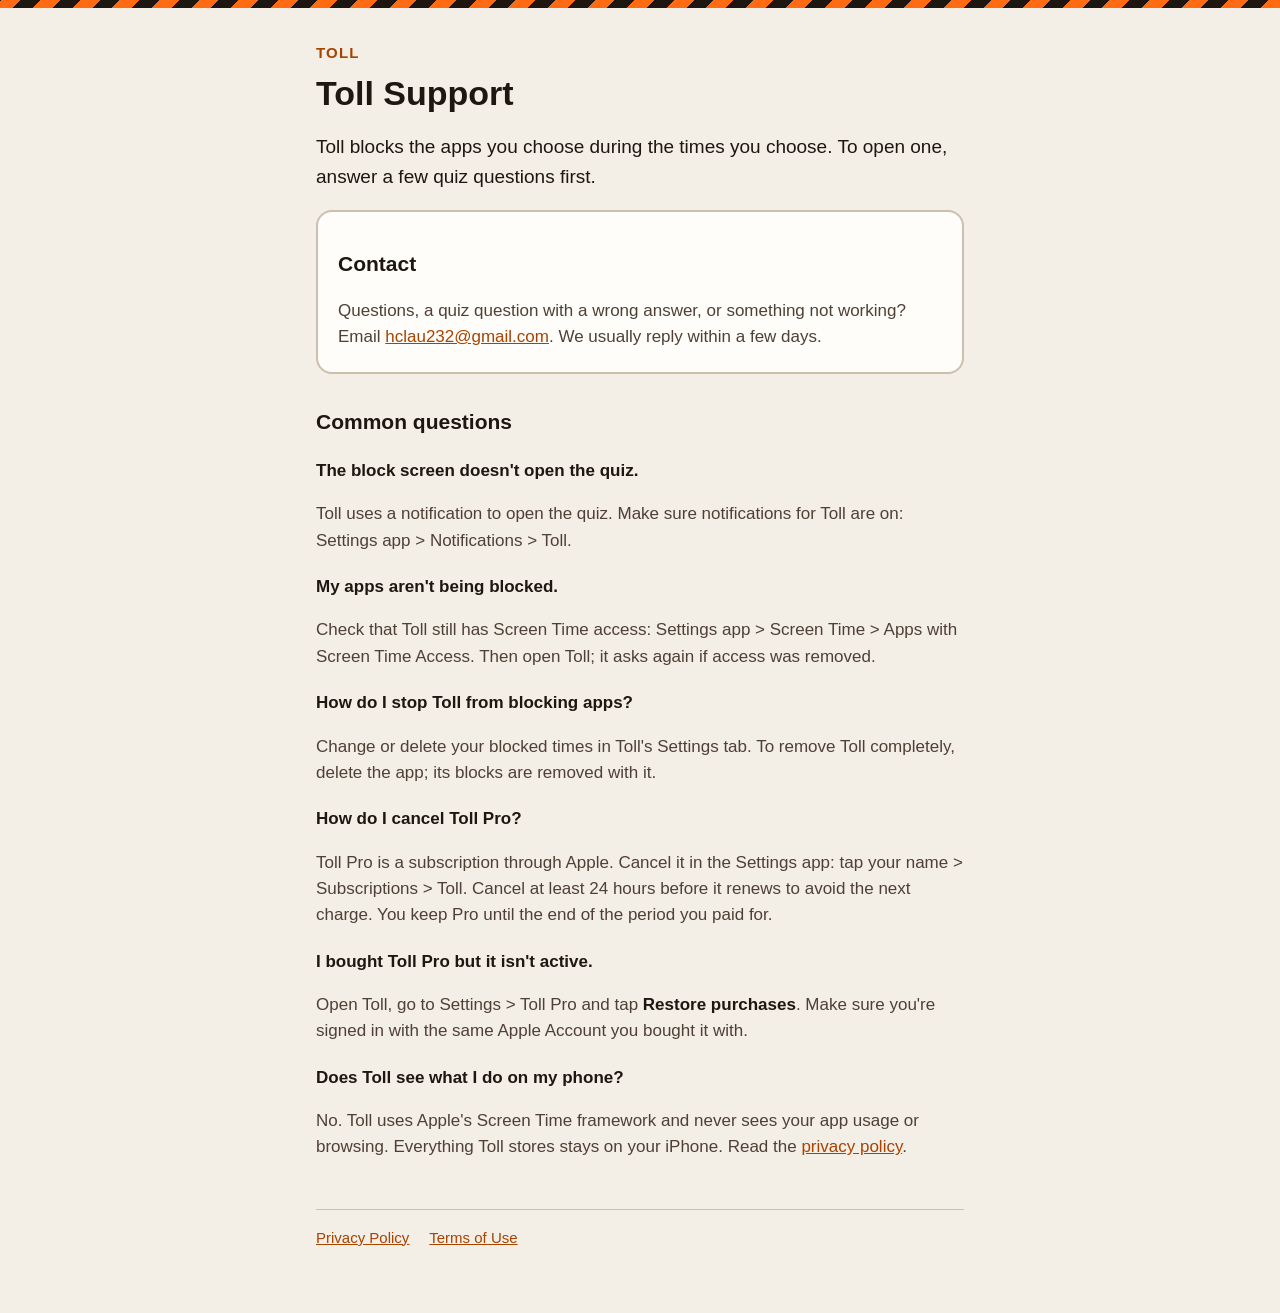
<file: index.html>
<!doctype html>
<html lang="en">
<head>
  <meta charset="utf-8">
  <meta name="viewport" content="width=device-width, initial-scale=1">
  <title>Toll Support</title>
  <meta name="description" content="Help for Toll, the app that blocks your apps until you answer a few quiz questions.">
  <link rel="stylesheet" href="style.css">
</head>
<body>
  <div class="stripe"></div>
  <main>
    <a class="brand" href="./">Toll</a>
    <h1>Toll Support</h1>
    <p class="lede">Toll blocks the apps you choose during the times you choose. To open one, answer a few quiz questions first.</p>

    <div class="card">
      <h2>Contact</h2>
      <p>Questions, a quiz question with a wrong answer, or something not working? Email <a href="mailto:hclau232@gmail.com">hclau232@gmail.com</a>. We usually reply within a few days.</p>
    </div>

    <h2>Common questions</h2>

    <h3>The block screen doesn't open the quiz.</h3>
    <p>Toll uses a notification to open the quiz. Make sure notifications for Toll are on: Settings app &gt; Notifications &gt; Toll.</p>

    <h3>My apps aren't being blocked.</h3>
    <p>Check that Toll still has Screen Time access: Settings app &gt; Screen Time &gt; Apps with Screen Time Access. Then open Toll; it asks again if access was removed.</p>

    <h3>How do I stop Toll from blocking apps?</h3>
    <p>Change or delete your blocked times in Toll's Settings tab. To remove Toll completely, delete the app; its blocks are removed with it.</p>

    <h3>How do I cancel Toll Pro?</h3>
    <p>Toll Pro is a subscription through Apple. Cancel it in the Settings app: tap your name &gt; Subscriptions &gt; Toll. Cancel at least 24 hours before it renews to avoid the next charge. You keep Pro until the end of the period you paid for.</p>

    <h3>I bought Toll Pro but it isn't active.</h3>
    <p>Open Toll, go to Settings &gt; Toll Pro and tap <strong>Restore purchases</strong>. Make sure you're signed in with the same Apple Account you bought it with.</p>

    <h3>Does Toll see what I do on my phone?</h3>
    <p>No. Toll uses Apple's Screen Time framework and never sees your app usage or browsing. Everything Toll stores stays on your iPhone. Read the <a href="privacy/">privacy policy</a>.</p>

    <footer>
      <a href="privacy/">Privacy Policy</a>
      <a href="https://www.apple.com/legal/internet-services/itunes/dev/stdeula/">Terms of Use</a>
    </footer>
  </main>
</body>
</html>
</file>
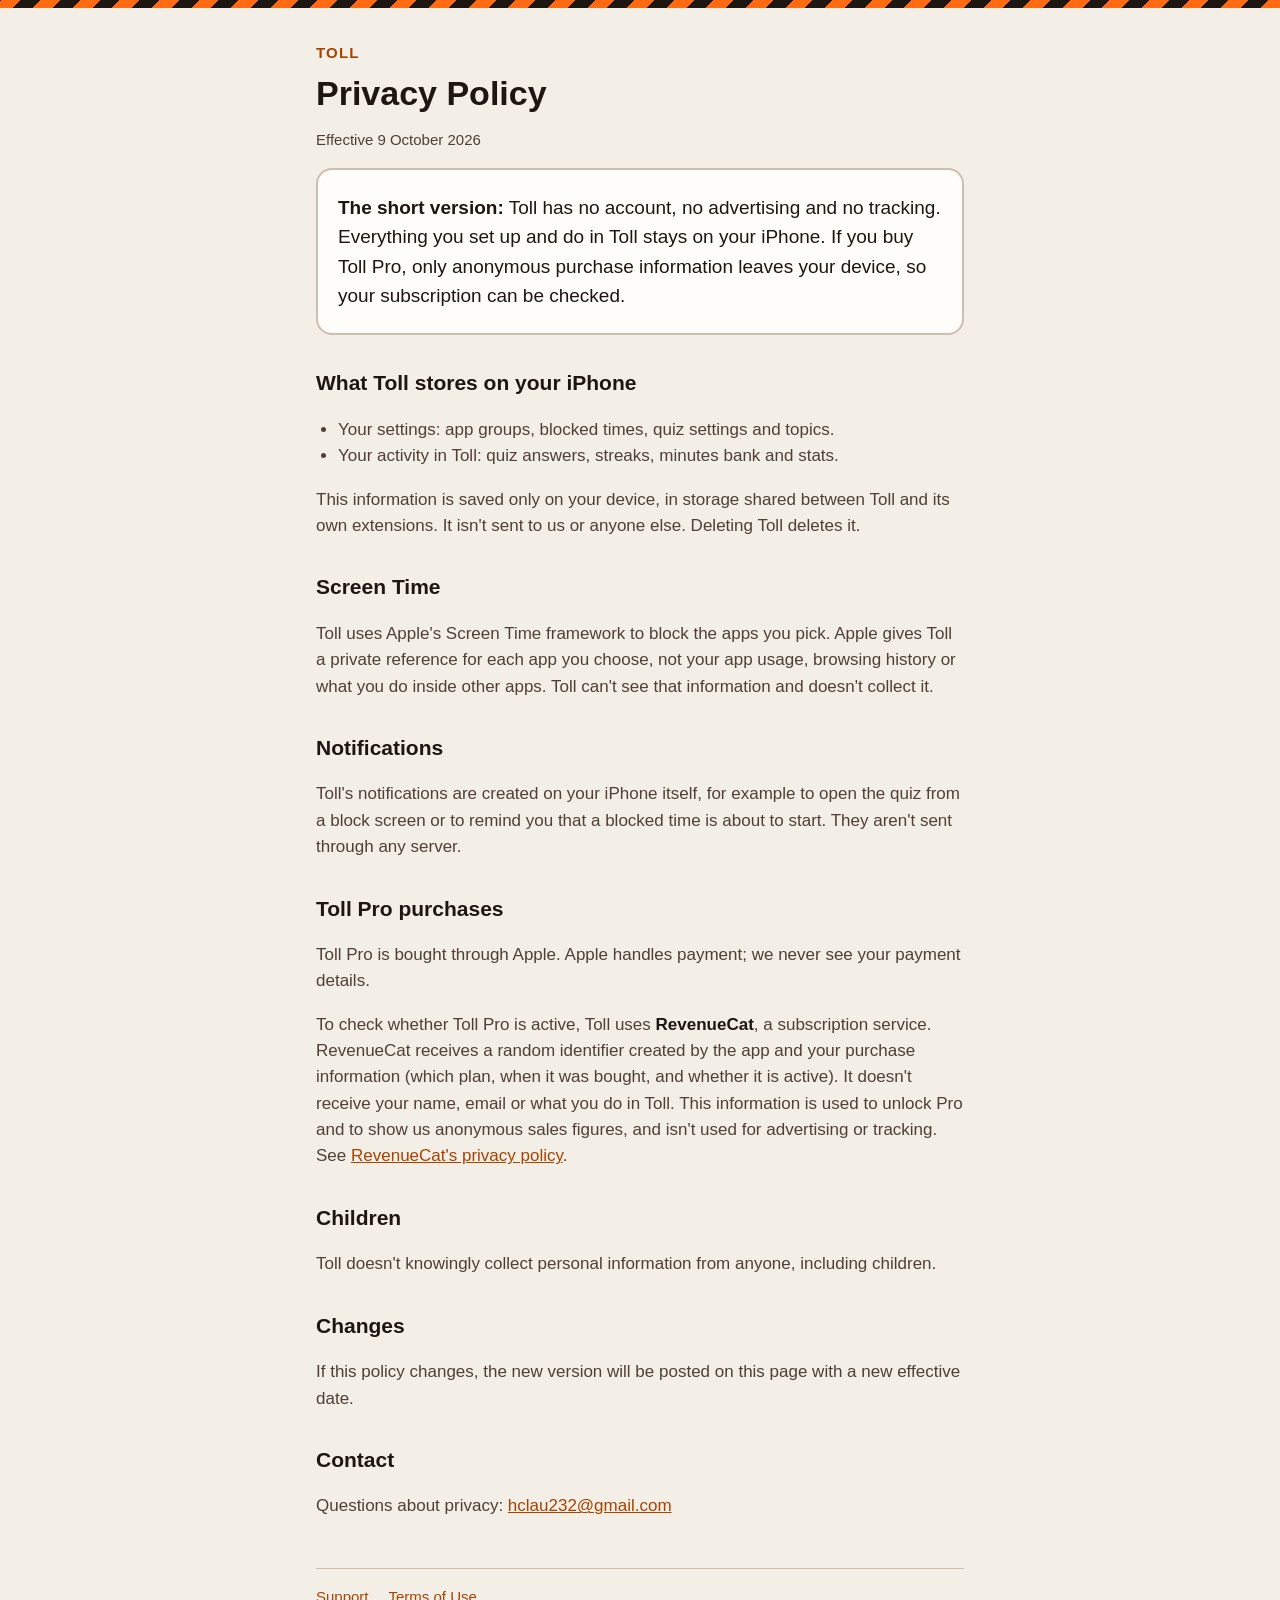
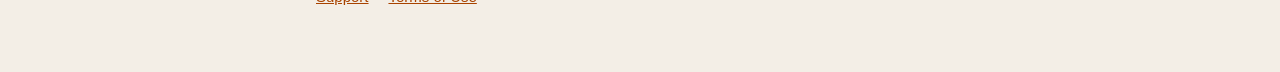
<file: privacy/index.html>
<!doctype html>
<html lang="en">
<head>
  <meta charset="utf-8">
  <meta name="viewport" content="width=device-width, initial-scale=1">
  <title>Toll Privacy Policy</title>
  <meta name="description" content="How Toll handles your information: no account, no ads, no tracking, and everything stays on your iPhone.">
  <link rel="stylesheet" href="../style.css">
</head>
<body>
  <div class="stripe"></div>
  <main>
    <a class="brand" href="../">Toll</a>
    <h1>Privacy Policy</h1>
    <p class="muted">Effective 9 October 2026</p>

    <div class="card">
      <p class="lede"><strong>The short version:</strong> Toll has no account, no advertising and no tracking. Everything you set up and do in Toll stays on your iPhone. If you buy Toll Pro, only anonymous purchase information leaves your device, so your subscription can be checked.</p>
    </div>

    <h2>What Toll stores on your iPhone</h2>
    <ul>
      <li>Your settings: app groups, blocked times, quiz settings and topics.</li>
      <li>Your activity in Toll: quiz answers, streaks, minutes bank and stats.</li>
    </ul>
    <p>This information is saved only on your device, in storage shared between Toll and its own extensions. It isn't sent to us or anyone else. Deleting Toll deletes it.</p>

    <h2>Screen Time</h2>
    <p>Toll uses Apple's Screen Time framework to block the apps you pick. Apple gives Toll a private reference for each app you choose, not your app usage, browsing history or what you do inside other apps. Toll can't see that information and doesn't collect it.</p>

    <h2>Notifications</h2>
    <p>Toll's notifications are created on your iPhone itself, for example to open the quiz from a block screen or to remind you that a blocked time is about to start. They aren't sent through any server.</p>

    <h2>Toll Pro purchases</h2>
    <p>Toll Pro is bought through Apple. Apple handles payment; we never see your payment details.</p>
    <p>To check whether Toll Pro is active, Toll uses <strong>RevenueCat</strong>, a subscription service. RevenueCat receives a random identifier created by the app and your purchase information (which plan, when it was bought, and whether it is active). It doesn't receive your name, email or what you do in Toll. This information is used to unlock Pro and to show us anonymous sales figures, and isn't used for advertising or tracking. See <a href="https://www.revenuecat.com/privacy">RevenueCat's privacy policy</a>.</p>

    <h2>Children</h2>
    <p>Toll doesn't knowingly collect personal information from anyone, including children.</p>

    <h2>Changes</h2>
    <p>If this policy changes, the new version will be posted on this page with a new effective date.</p>

    <h2>Contact</h2>
    <p>Questions about privacy: <a href="mailto:hclau232@gmail.com">hclau232@gmail.com</a></p>

    <footer>
      <a href="../">Support</a>
      <a href="https://www.apple.com/legal/internet-services/itunes/dev/stdeula/">Terms of Use</a>
    </footer>
  </main>
</body>
</html>
</file>
<file: style.css>
/* Toll's web pages (support and privacy policy). Colors match App/Theme.swift. */
:root {
  --bg: #F3EEE6;
  --surface: #FFFDF9;
  --text: #1E1611;
  --text-secondary: #4F4036;
  --border: #CDBFAE;
  --accent: #FF6A13;
  --accent-text: #A84300;
}

@media (prefers-color-scheme: dark) {
  :root {
    --bg: #14100D;
    --surface: #211915;
    --text: #F6EEE4;
    --text-secondary: #D2C2B1;
    --border: #3A2E26;
    --accent: #FF7426;
    --accent-text: #FF9A55;
  }
}

* { box-sizing: border-box; }

body {
  margin: 0;
  background: var(--bg);
  color: var(--text);
  font: 17px/1.55 -apple-system, BlinkMacSystemFont, "Segoe UI", Roboto, Helvetica, Arial, sans-serif;
  -webkit-text-size-adjust: 100%;
}

main {
  max-width: 680px;
  margin: 0 auto;
  padding: 32px 16px 64px;
}

.stripe {
  height: 8px;
  background: repeating-linear-gradient(-45deg, var(--accent) 0 14px, #1E1611 14px 28px);
}

h1, h2, .brand {
  font-family: ui-rounded, "SF Pro Rounded", -apple-system, BlinkMacSystemFont, sans-serif;
}

.brand {
  display: inline-block;
  font-weight: 900;
  font-size: 15px;
  letter-spacing: 0.08em;
  text-transform: uppercase;
  color: var(--accent-text);
  text-decoration: none;
}

h1 { font-size: 34px; line-height: 1.15; font-weight: 900; margin: 8px 0 8px; }
h2 { font-size: 21px; font-weight: 800; margin: 32px 0 6px; }
h3 { font-size: 17px; margin: 20px 0 4px; }

p, li { color: var(--text-secondary); }
strong { color: var(--text); }
ul { padding-left: 22px; }
a { color: var(--accent-text); }

.lede { font-size: 19px; color: var(--text); }
.muted { font-size: 15px; }

.card {
  background: var(--surface);
  border: 2px solid var(--border);
  border-radius: 16px;
  padding: 4px 20px;
  margin-top: 16px;
}

footer {
  margin-top: 48px;
  padding-top: 16px;
  border-top: 1px solid var(--border);
  font-size: 15px;
}
footer a { margin-right: 16px; }
</file>
